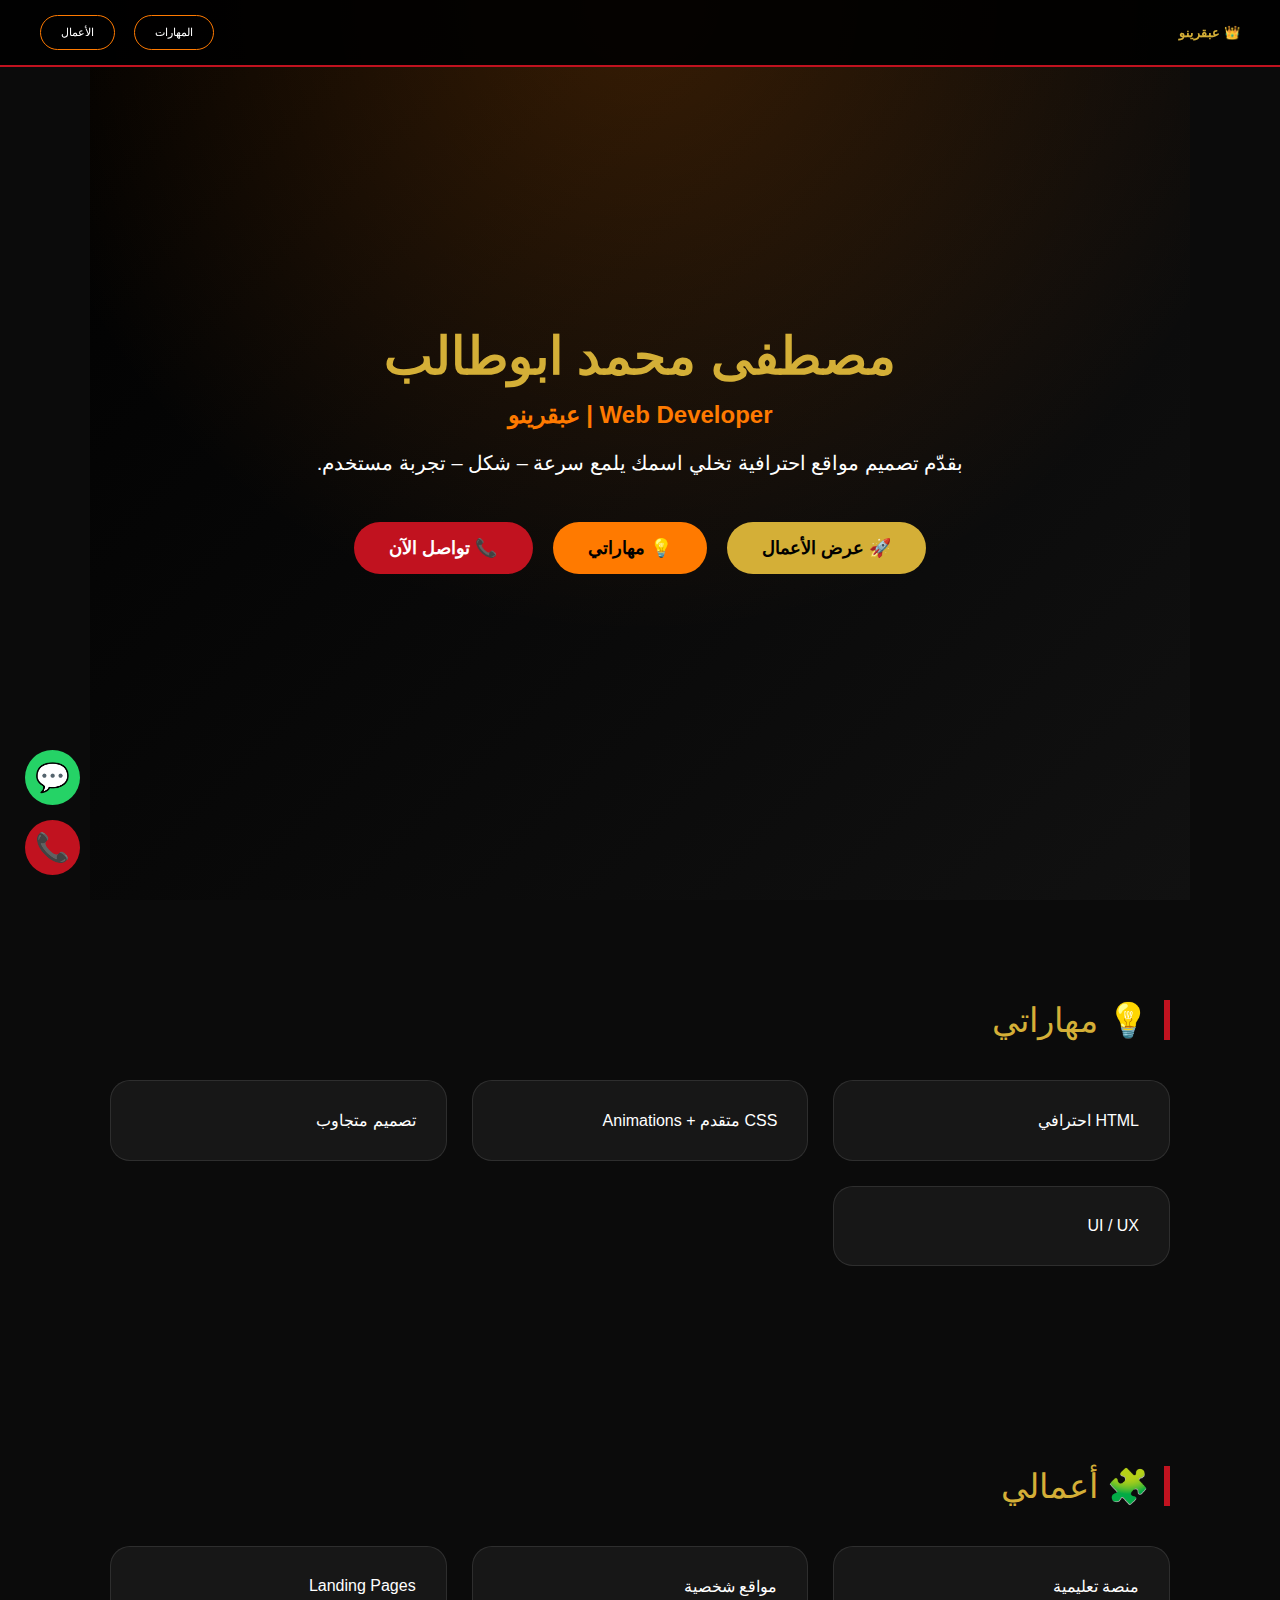
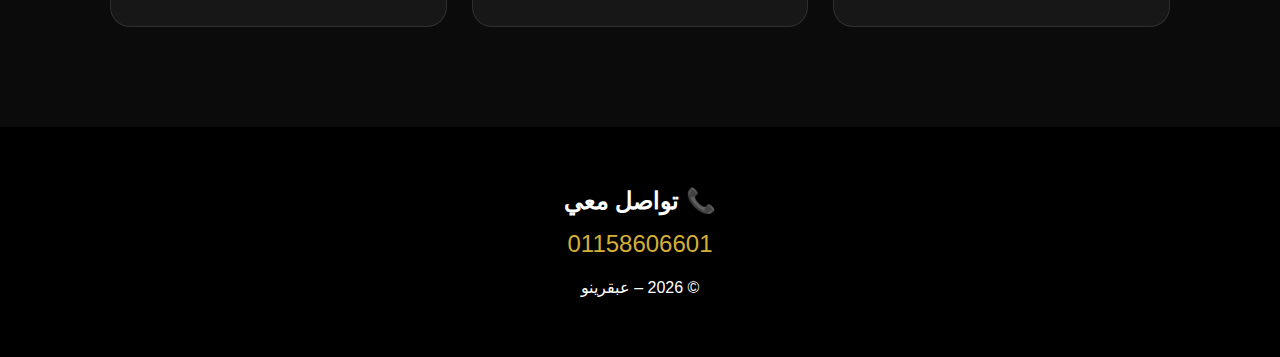
<file: index.html>
<!DOCTYPE html>
<html lang="ar">
<head>
<meta charset="UTF-8">
<meta name="viewport" content="width=device-width, initial-scale=1.0">
<title>عبقرينو | مصطفى محمد مصطفى</title>

<style>
    nav {
    display: flex;
    justify-content: space-between; /* توزيع اللوجو يمين واللينكات شمال */
    align-items: center;
    padding: 5px 2%; /* padding صغير جداً لتقليل ارتفاع الـ header */
    background-color: #000;
    direction: rtl;
    width: 100%;
    box-sizing: border-box;
    min-height: 50px; /* تحديد ارتفاع صغير ثابت للـ header */
}

.logo {
    color: #ffcc00;
    font-size: 14px; /* حجم ثابت صغير للوجو */
    font-weight: bold;
    flex-shrink: 0; /* ممنوع اللوجو يصغر أو ينضغط */
    margin-left: 10px;
}

.nav-links {
    display: flex;
    gap: 4px; /* مسافة شعرة بين الأزرار */
    flex-shrink: 1; /* السماح لللينكات بالانضغاط لتناسب الشاشة */
}

.nav-links a {
    text-decoration: none;
    color: white;
    padding: 4px 6px; /* تقليل الحشو الداخلي للأزرار جداً */
    border: 1px solid #ffaa00;
    border-radius: 10px;
    font-size: 11px; /* خط صغير جداً ليناسب الموبايلات النحيفة */
    white-space: nowrap; /* ممنوع الكلمة تنزل سطر جديد */
}
:root{
    --black:#0b0b0b;
    --white:#ffffff;
    --red:#c1121f;
    --orange:#ff7a00;
    --gold:#d4af37;
}

*{
    margin:0;
    padding:0;
    box-sizing:border-box;
    scroll-behavior:smooth;
}

body{
    font-family:Tahoma, Arial;
    background:var(--black);
    color:var(--white);
    direction:rtl;
}

/* ===== NAVBAR ===== */
nav{
    position:fixed;
    top:0;
    width:100%;
    z-index:1000;
    background:rgba(0,0,0,.9);
    display:flex;
    justify-content:space-between;
    align-items:center;
    padding:15px 40px;
    border-bottom:2px solid var(--red);
}

.logo{
    color:var(--gold);
    font-size:13px;
    font-weight:bold;
}

.nav-links a{
    margin-right:15px;
    text-decoration:none;
    color:var(--white);
    padding:10px 20px;
    border-radius:30px;
    border:1px solid var(--orange);
    transition:.3s;
}

.nav-links a:hover{
    background:var(--orange);
    color:#000;
}

/* ===== HERO ===== */
.hero{
    min-height:100vh;
    display:flex;
    align-items:center;
    justify-content:center;
    text-align:center;
    position:relative;
    overflow:hidden;
    background:
      radial-gradient(circle at top, rgba(255,122,0,.2), transparent 60%),
      linear-gradient(135deg, #000, #111);
}

.hero-content{
    z-index:2;
    animation:fadeUp 1.2s ease;
}

.hero h1{
    font-size:52px;
    color:var(--gold);
}

.hero h2{
    color:var(--orange);
    margin:15px 0;
}

.hero p{
    max-width:650px;
    margin:auto;
    font-size:20px;
    line-height:1.9;
}
 
.hero-buttons{
    margin-top:40px;
    display:flex;
    gap:20px;
    justify-content:center;
    flex-wrap:wrap;
}
 
.btn{
    padding:15px 35px;
    border-radius:40px;
    font-size:18px;
    text-decoration:none;
    font-weight:bold;
    color:#000;
    transition:.4s;
    position:relative;
}

.btn:hover{
    transform:scale(1.15);
    box-shadow:0 0 25px rgba(255,165,0,.7);
}

.gold{background:var(--gold)}
.orange{background:var(--orange)}
.red{background:var(--red); color:#fff}

/* ===== SECTIONS ===== */
section{
    padding:100px 20px;
    max-width:1100px;
    margin:auto;
}

.title{
    font-size:34px;
    margin-bottom:40px;
    border-right:6px solid var(--red);
    padding-right:15px;
    color:var(--gold);
}

/* ===== CARDS ===== */
.grid{
    display:grid;
    grid-template-columns:repeat(auto-fit,minmax(260px,1fr));
    gap:25px;
}

.card{
    background:rgba(255,255,255,.05);
    padding:30px;
    border-radius:20px;
    border:1px solid rgba(255,255,255,.1);
    transition:.4s;
    position:relative;
}

.card:hover{
    transform:translateY(-15px);
    border-color:var(--orange);
    background:rgba(255,255,255,.1);
}

/* ===== FOOTER ===== */
footer{
    background:#000;
    text-align:center;
    padding:60px 20px;
}

footer .number{
    color:var(--gold);
    font-size:24px;
    margin-top:15px;
}

/* ===== FLOATING ===== */
.floating{
    position:fixed;
    bottom:25px;
    left:25px;
    display:flex;
    flex-direction:column;
    gap:15px;
}
.call2{
    color:var(--gold);
    text-decoration:none;
    font-size:24px;

}
.floating a{
    width:55px;
    height:55px;
    border-radius:50%;
    display:flex;
    align-items:center;
    justify-content:center;
    font-size:28px;
    color:#fff;
    text-decoration:none;
    transition:.3s;
}

.whatsapp{background:#25d366}
.call{background:var(--red)}

.floating a:hover{
    transform:scale(1.2) rotate(8deg);
}

/* ===== ANIMATION ===== */
@keyframes fadeUp{
    from{opacity:0; transform:translateY(40px)}
    to{opacity:1; transform:none}
}
</style>
</head>

<body>

<nav>
    <div class="logo">👑 عبقرينو</div>
    <div class="nav-links">
        <a href="#skills">المهارات</a>
        <a href="index2.html">الأعمال</a>
     </div>
</nav>

<section class="hero">
    <div class="hero-content">
        <h1>مصطفى محمد  ابوطالب</h1>
        <h2>Web Developer | عبقرينو</h2>
        <p>
            بقدّم تصميم مواقع احترافية تخلي اسمك يلمع  
            سرعة – شكل – تجربة مستخدم.
        </p>

        <div class="hero-buttons">
            <a href="index2.html" class="btn gold">🚀 عرض الأعمال</a>
            <a href="#skills" class="btn orange">💡 مهاراتي</a>
            <a href="#contact" class="btn red">📞 تواصل الآن</a>
        </div>
    </div>
</section>

<section id="skills">
    <div class="title">💡 مهاراتي</div>
    <div class="grid">
        <div class="card">HTML احترافي</div>
        <div class="card">CSS متقدم + Animations</div>
        <div class="card">تصميم متجاوب</div>
        <div class="card">UI / UX</div>
    </div>
</section>

<section id="projects">
    <div class="title">🧩 أعمالي</div>
    <div class="grid">
        <div class="card"><a href="https://mostafa7html7-pixel.github.io/Mostafa_Abu/"  style="color:inherit; text-decoration:none;" > منصة تعليمية </a>  </div>
        <div class="card"><a href="index4.html" style="color:inherit; text-decoration:none;">مواقع شخصية</a></div>
        <div class="card"><a href="index5.html" style="color:inherit; text-decoration:none;">Landing Pages</a></div>
    </div>
</section>

<footer id="contact">
    <h2>📞 تواصل معي</h2>
    <div class="number">  <a class="call2" href="tel:01158606601">01158606601</a></div>
    <p style="margin-top:20px;">© 2026 – عبقرينو</p>
</footer>

<div class="floating">
    <a class="whatsapp" href="https://wa.me/201158606601" target="_blank">💬</a>
    <a class="call" href="tel:01158606601">📞</a>
</div>

</body>
</html>
</file>
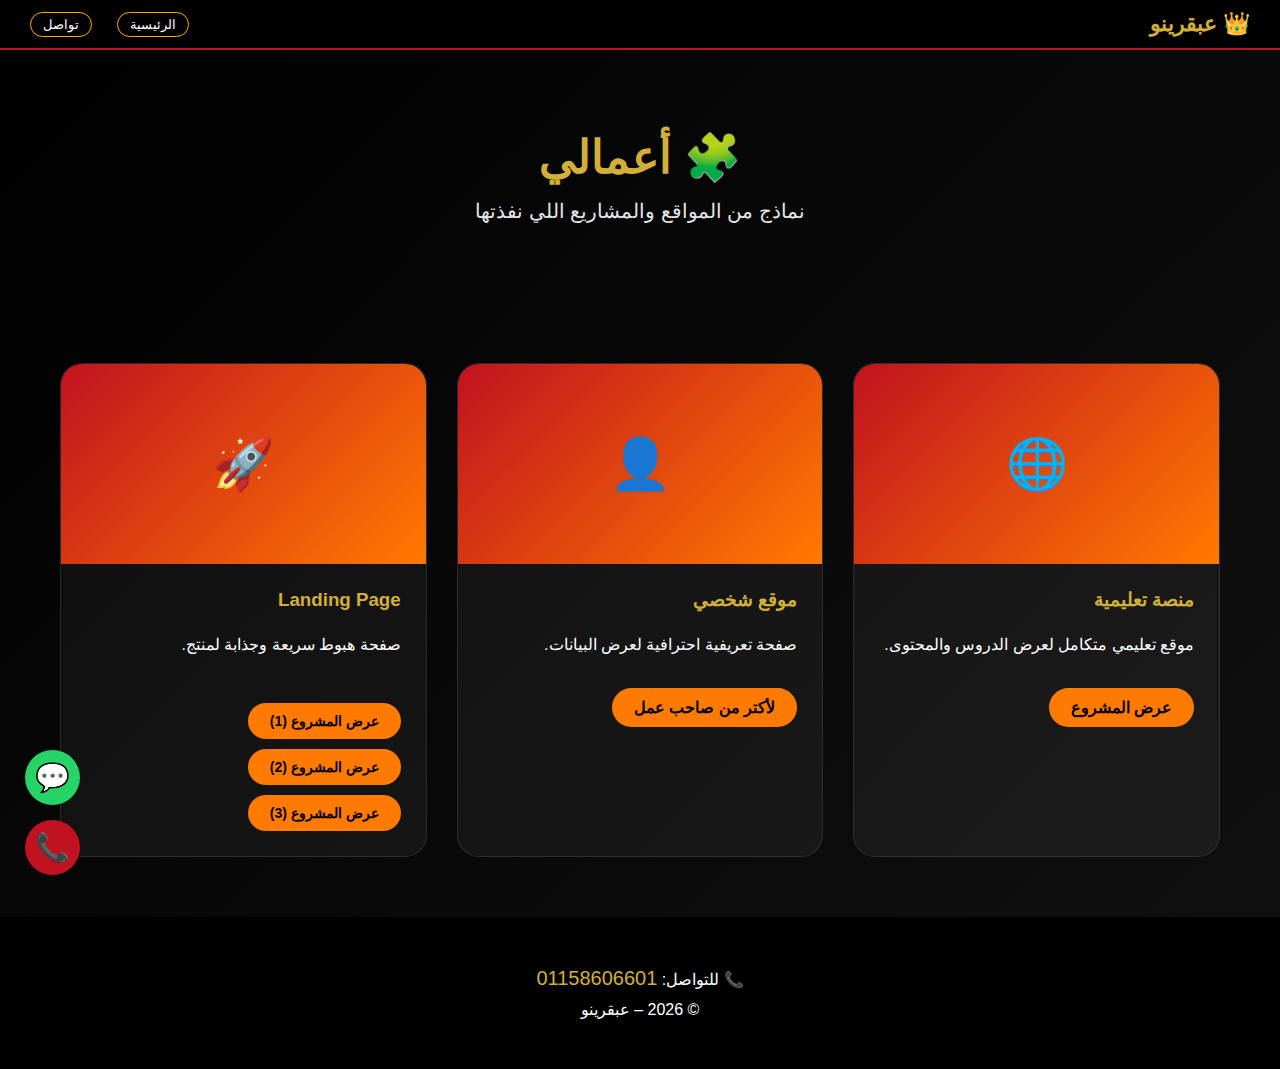
<file: index2.html>
<!DOCTYPE html>
<html lang="ar">
<head>
<meta charset="UTF-8">
<meta name="viewport" content="width=device-width, initial-scale=1.0">
<title>أعمالي | عبقرينو</title>

<style>
    /* تنسيق الحاوية الأساسية للمحتوى */
.project-content {
    display: flex;
    flex-direction: column;
    align-items: flex-start; /* محاذاة العناصر لليمين بما أن اللغة عربية */
    gap: 10px;
}

/* تنسيق حاوية الأزرار لمنع التداخل */
.project-links {
    display: flex;
    flex-wrap: wrap; /* للسماح للأزرار بالنزول لسطر جديد في الشاشات الصغيرة */
    gap: 10px;      /* مسافة بين الزرين */
    margin-top: 15px;
}

/* تنسيق الأزرار */
.btn {
    display: inline-block;
    padding: 10px 20px;
    background-color: #ff8c00; /* اللون البرتقالي الظاهر في الصورة */
    color: #fff;
    text-decoration: none;
    border-radius: 25px;       /* جعل الحواف دائرية كما في الصورة */
    font-size: 14px;
    white-space: nowrap;       /* منع النص من الانقسام لسطرين داخل الزر */
    transition: background 0.3s;
}

.btn:hover {
    background-color: #e67e00;
}
    nav {
    display: flex;
    justify-content: space-between;
    align-items: center;
    padding: 5px 15px; /* تقليل الارتفاع جداً */
    background-color: #000;
    direction: rtl;
    width: 100%;
    box-sizing: border-box;
    height: 50px; /* توحيد الطول في كل الصفحات */
}

.logo {
    color: #ffcc00;
    font-size: 16px;
    font-weight: bold;
    white-space: nowrap;
}

.nav-links {
    display: flex;
    gap: 10px; /* مسافة ثابتة تمنع التداخل */
}

.nav-links a {
    text-decoration: none;
    color: white;
    padding: 4px 12px;
    border: 1px solid #ffaa00;
    border-radius: 15px;
    font-size: 13px;
    white-space: nowrap; /* مستحيل الكلام يركب فوق بعضه */
}
:root{
    --black:#0b0b0b;
    --white:#ffffff;
    --red:#c1121f;
    --orange:#ff7a00;
    --gold:#d4af37;
}

*{
    margin:0;
    padding:0;
    box-sizing:border-box;
}

body{
    font-family:Tahoma, Arial;
    background:linear-gradient(135deg,#000,#111);
    color:var(--white);
    direction:rtl;
}

/* ===== NAV ===== */
nav{
    position:sticky;
    top:0;
    background:#000;
    padding:15px 30px;
    display:flex;
    justify-content:space-between;
    align-items:center;
    border-bottom:2px solid var(--red);
    z-index:100;
}

nav a{
    text-decoration:none;
    color:var(--white);
    margin-right:15px;
    padding:8px 18px;
    border-radius:25px;
    border:1px solid var(--orange);
    transition:.3s;
}

nav a:hover{
    background:var(--orange);
    color:#000;
}

.logo{
    color:var(--gold);
    font-size:22px;
    font-weight:bold;
}

/* ===== HEADER ===== */
.header{
    text-align:center;
    padding:80px 20px;
}

.header h1{
    font-size:46px;
    color:var(--gold);
}

.header p{
    margin-top:15px;
    font-size:20px;
    opacity:.9;
}

/* ===== PROJECTS ===== */
.projects{
    max-width:1200px;
    margin:auto;
    padding:60px 20px;
    display:grid;
    grid-template-columns:repeat(auto-fit,minmax(300px,1fr));
    gap:30px;
}

.project{
    background:rgba(255,255,255,.05);
    border-radius:22px;
    overflow:hidden;
    border:1px solid rgba(255,255,255,.1);
    transition:.4s;
}

.project:hover{
    transform:translateY(-15px);
    border-color:var(--orange);
}

.project-img{
    height:200px;
    background:linear-gradient(135deg,var(--red),var(--orange));
    display:flex;
    align-items:center;
    justify-content:center;
    font-size:50px;
}

.project-content{
    padding:25px;
}

.project-content h3{
    color:var(--gold);
    margin-bottom:10px;
}

.project-content p{
    line-height:1.7;
    margin-bottom:20px;
}

.project-content a{
    text-decoration:none;
    padding:10px 22px;
    border-radius:25px;
    background:var(--orange);
    color:#000;
    font-weight:bold;
    transition:.3s;
}

.project-content a:hover{
    background:var(--gold);
}

/* ===== FOOTER ===== */
footer{
    text-align:center;
    padding:50px 20px;
    background:#000;
}

footer span{
    color:var(--gold);
    font-size:20px;
}

/* ===== FLOATING ===== */
.floating{
    position:fixed;
    bottom:25px;
    left:25px;
    display:flex;
    flex-direction:column;
    gap:15px;
}

.floating a{
    width:55px;
    height:55px;
    border-radius:50%;
    display:flex;
    align-items:center;
    justify-content:center;
    font-size:28px;
    color:#fff;
    text-decoration:none;
    transition:.3s;
}

.whatsapp{background:#25d366}
.call{background:var(--red)}

.floating a:hover{
    transform:scale(1.2);
}
</style>
</head>

<body>

<nav>
    <div class="logo">👑 عبقرينو</div>
    <div class="nav-links"> <a href="index.html">الرئيسية</a>
        <a href="tel:01158606601">تواصل</a>
    </div>
</nav>

<div class="header">
    <h1>🧩 أعمالي</h1>
    <p>نماذج من المواقع والمشاريع اللي نفذتها</p>
</div>

<section class="projects">

    <div class="project">
        <div class="project-img">🌐</div>
        <div class="project-content">
            <h3>منصة تعليمية</h3>
            <p>موقع تعليمي متكامل لعرض الدروس والمحتوى.</p>
            <a href="https://mostafa7html7-pixel.github.io/Mostafa_Abu/">عرض المشروع</a>
        </div>
    </div>

    <div class="project">
        <div class="project-img">👤</div>
        <div class="project-content">
            <h3>موقع شخصي</h3>
            <p>صفحة تعريفية احترافية لعرض البيانات.</p>
            <a href="index4.html"> لأكتر من صاحب عمل  </a>
        </div>
    </div>

 <div class="project">
    <div class="project-img">🚀</div>
    <div class="project-content">
        <h3>Landing Page</h3>
        <p>صفحة هبوط سريعة وجذابة لمنتج.</p>
        <div class="project-links"> <a href="index4.html" class="btn">عرض المشروع (1)</a>
            <a href="index5.html" class="btn">عرض المشروع (2)</a>
                <a href="index3.html" class="btn">عرض المشروع (3)</a>
        </div>
    </div>
</div>
</section>

<footer id="contact">
    <p>📞 للتواصل: <span>01158606601</span></p>
    <p style="margin-top:10px;">© 2026 – عبقرينو</p>
</footer>

<div class="floating">
    <a class="whatsapp" href="https://wa.me/201158606601" target="_blank">💬</a>
    <a class="call" href="tel:01158606601">📞</a>
</div>

</body>
</html>
</file>
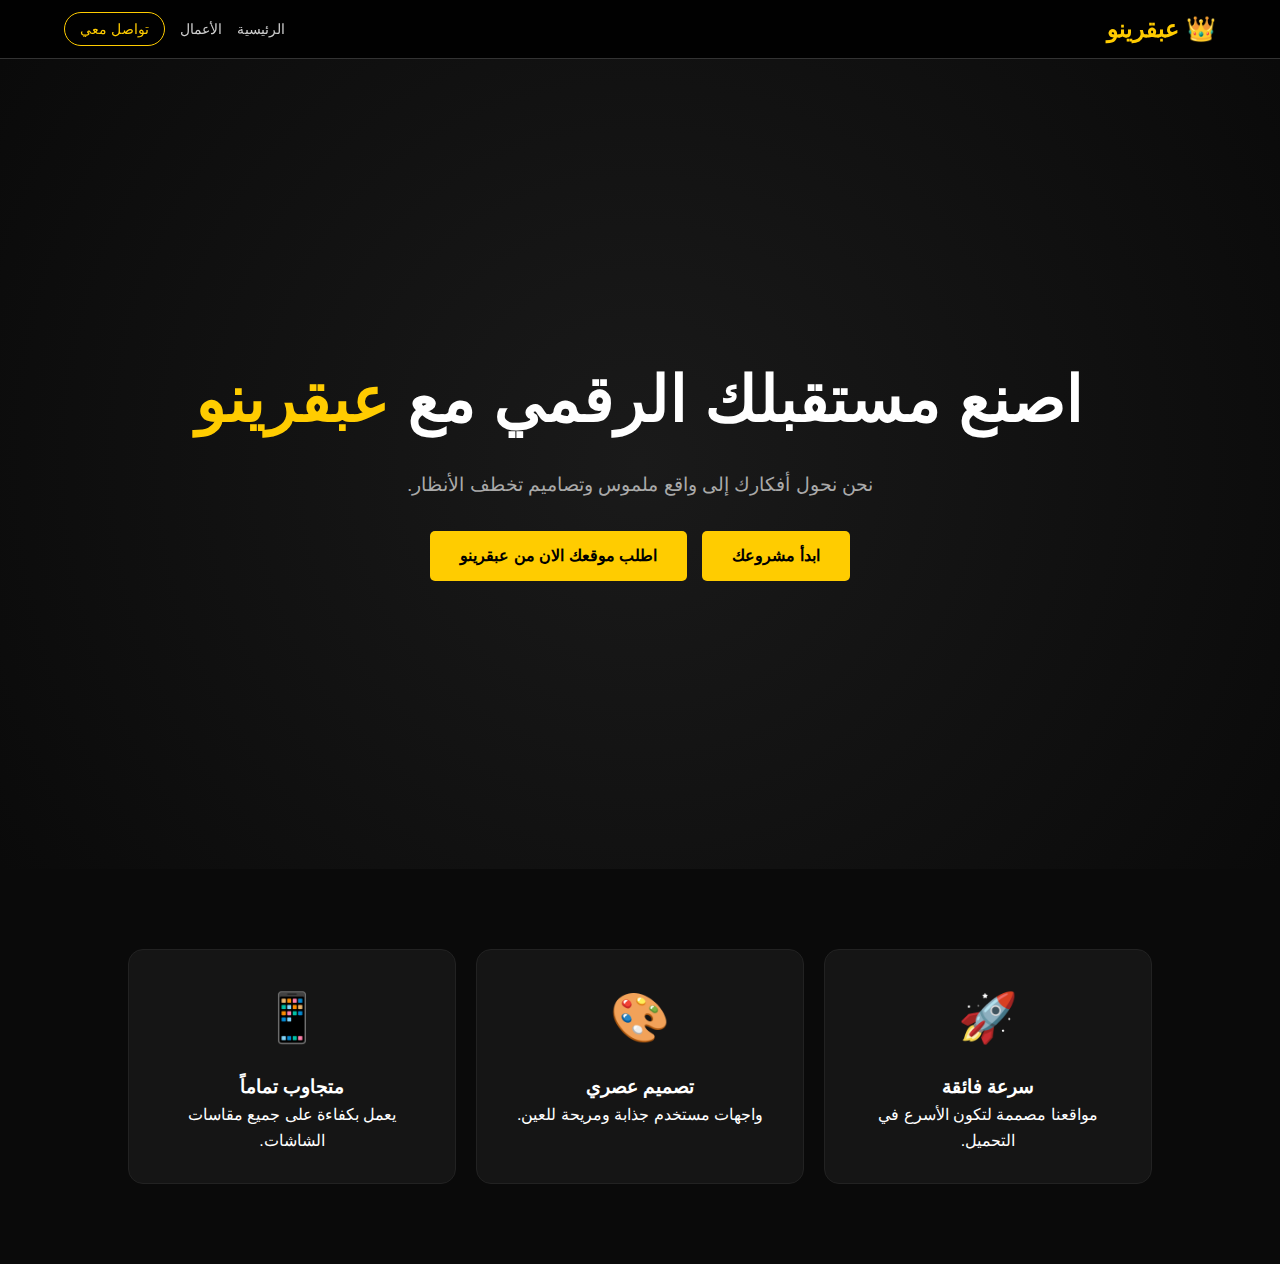
<file: index3.html>
<!DOCTYPE html>
<html lang="ar" dir="rtl">
<head>
    <meta charset="UTF-8">
    <meta name="viewport" content="width=device-width, initial-scale=1.0">
    <title>عبقرينو | الإبداع الرقمي</title>
    <link rel="stylesheet" href="style3.css">
</head>
<body>

    <nav>
        <div class="logo">👑 عبقرينو</div>
        <div class="nav-links">
            <a href="index.html">الرئيسية</a>
            <a href="index2.html">الأعمال</a>
            <a  href="https://wa.me/201158606601" class="btn-contact">تواصل معي</a>
        </div>
    </nav>

    <header class="hero">
        <div class="hero-content">
            <h1>اصنع مستقبلك الرقمي مع <span class="highlight">عبقرينو</span></h1>
            <p>نحن نحول أفكارك إلى واقع ملموس وتصاميم تخطف الأنظار.</p>
            <div class="hero-btns">
                <a  href="https://wa.me/201158606601" class="main-btn">ابدأ مشروعك</a>
                <a  href="https://wa.me/201158606601" target="_blank" class="main-btn">  اطلب موقعك الان من عبقرينو</a>
            </div>
        </div>
    </header>

    <section class="features">
        <div class="feature-card">
            <div class="icon">🚀</div>
            <h3>سرعة فائقة</h3>
            <p>مواقعنا مصممة لتكون الأسرع في التحميل.</p>
        </div>
        <div class="feature-card">
            <div class="icon">🎨</div>
            <h3>تصميم عصري</h3>
            <p>واجهات مستخدم جذابة ومريحة للعين.</p>
        </div>
        <div class="feature-card">
            <div class="icon">📱</div>
            <h3>متجاوب تماماً</h3>
            <p>يعمل بكفاءة على جميع مقاسات الشاشات.</p>
        </div>
    </section>

</body>
</html>
</file>
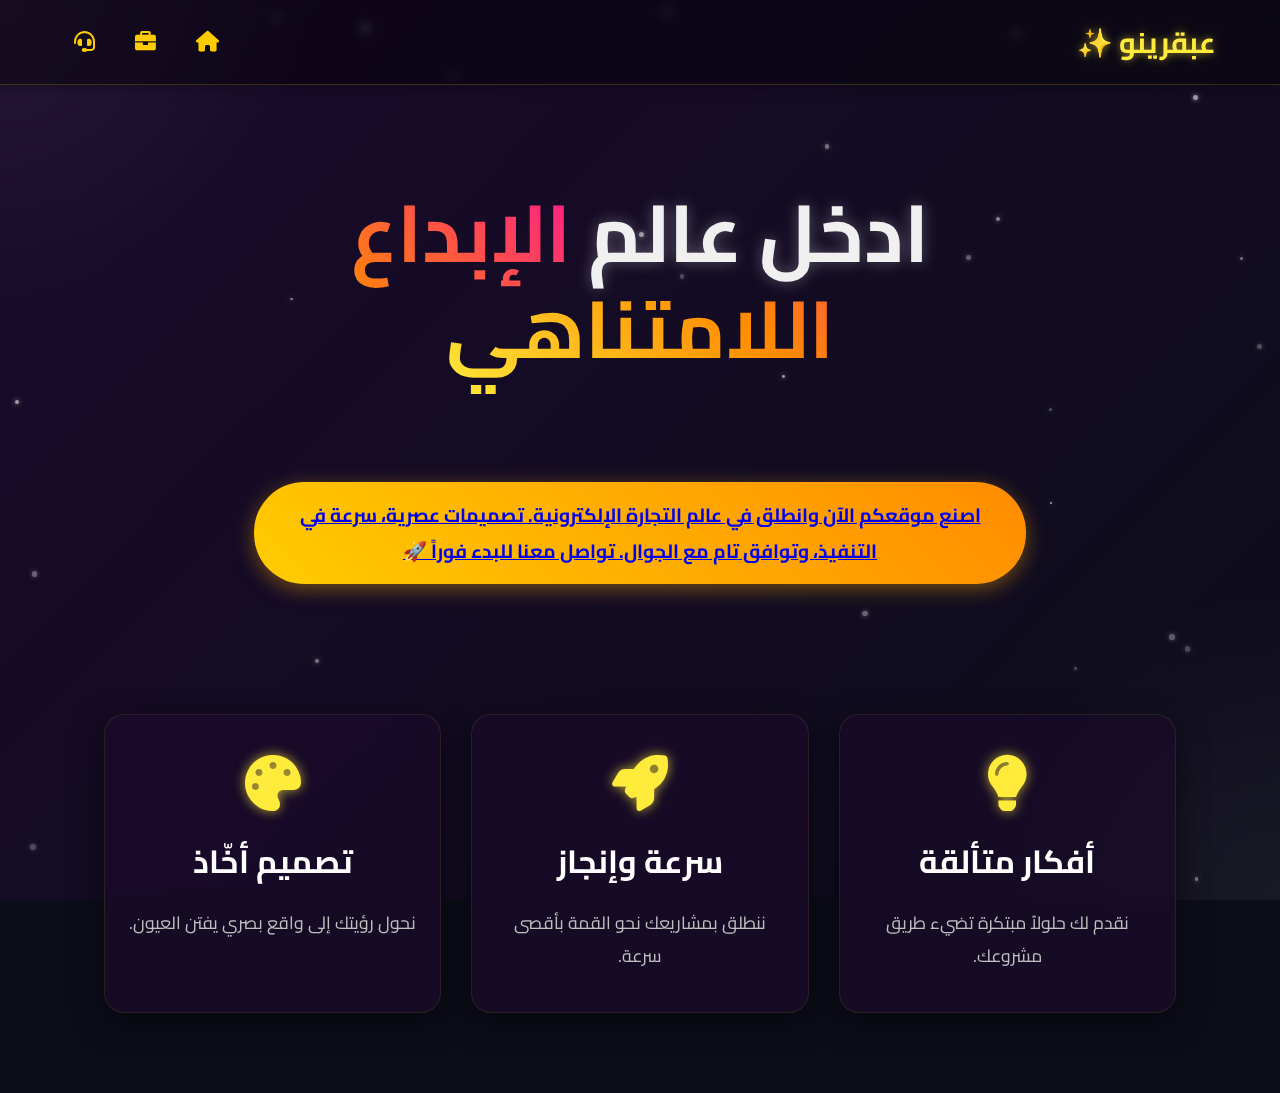
<file: index4.html>
<!DOCTYPE html>
<html lang="ar" dir="rtl">
<head>
    <meta charset="UTF-8">
    <meta name="viewport" content="width=device-width, initial-scale=1.0">
    <title>بوابة عبقرينو | تجربة بصرية فريدة</title>
    <link rel="stylesheet" href="style4.css">
    <link rel="stylesheet" href="https://cdnjs.cloudflare.com/ajax/libs/font-awesome/6.0.0-beta3/css/all.min.css">
</head>
<body>

    <div class="background-animation"></div> <nav>
        <div class="logo">عبقرينو ✨</div>
        <div class="nav-links">
            <a href="index.html" aria-label="الرئيسية"><i class="fas fa-home"></i></a>
            <a href="index2.html" aria-label="الأعمال"><i class="fas fa-briefcase"></i></a>
            <a href="https://wa.me/201158606601" aria-label="تواصل"><i class="fas fa-headset"></i></a>
        </div>
    </nav>

    <main class="content-wrapper">
        <section class="hero-section">
            <h1 class="hero-title">ادخل عالم <span class="gradient-text">الإبداع اللامتناهي</span></h1>
            <p class="hero-subtitle" >استكشف تجربة بصرية ساحرة تأخذك إلى أبعاد أخرى.</p>
            <button   class="explore-btn"><a  href="https://wa.me/201158606601"> اصنع موقعكم الآن وانطلق في عالم التجارة الإلكترونية. تصميمات عصرية، سرعة في التنفيذ، وتوافق تام مع الجوال. تواصل معنا للبدء فوراً   🚀</a></button>
        </section>

        <section class="feature-showcase">
            <div class="showcase-card">
                <i class="fas fa-lightbulb icon-effect"></i>
                <h2>أفكار متألقة</h2>
                <p>نقدم لك حلولاً مبتكرة تضيء طريق مشروعك.</p>
            </div>
            <div class="showcase-card">
                <i class="fas fa-rocket icon-effect"></i>
                <h2>سرعة وإنجاز</h2>
                <p>ننطلق بمشاريعك نحو القمة بأقصى سرعة.</p>
            </div>
            <div class="showcase-card">
                <i class="fas fa-palette icon-effect"></i>
                <h2>تصميم أخّاذ</h2>
                <p>نحول رؤيتك إلى واقع بصري يفتن العيون.</p>
            </div>
        </section>
    </main>

    <script src="script.js"></script>
</body>
</html>
</file>
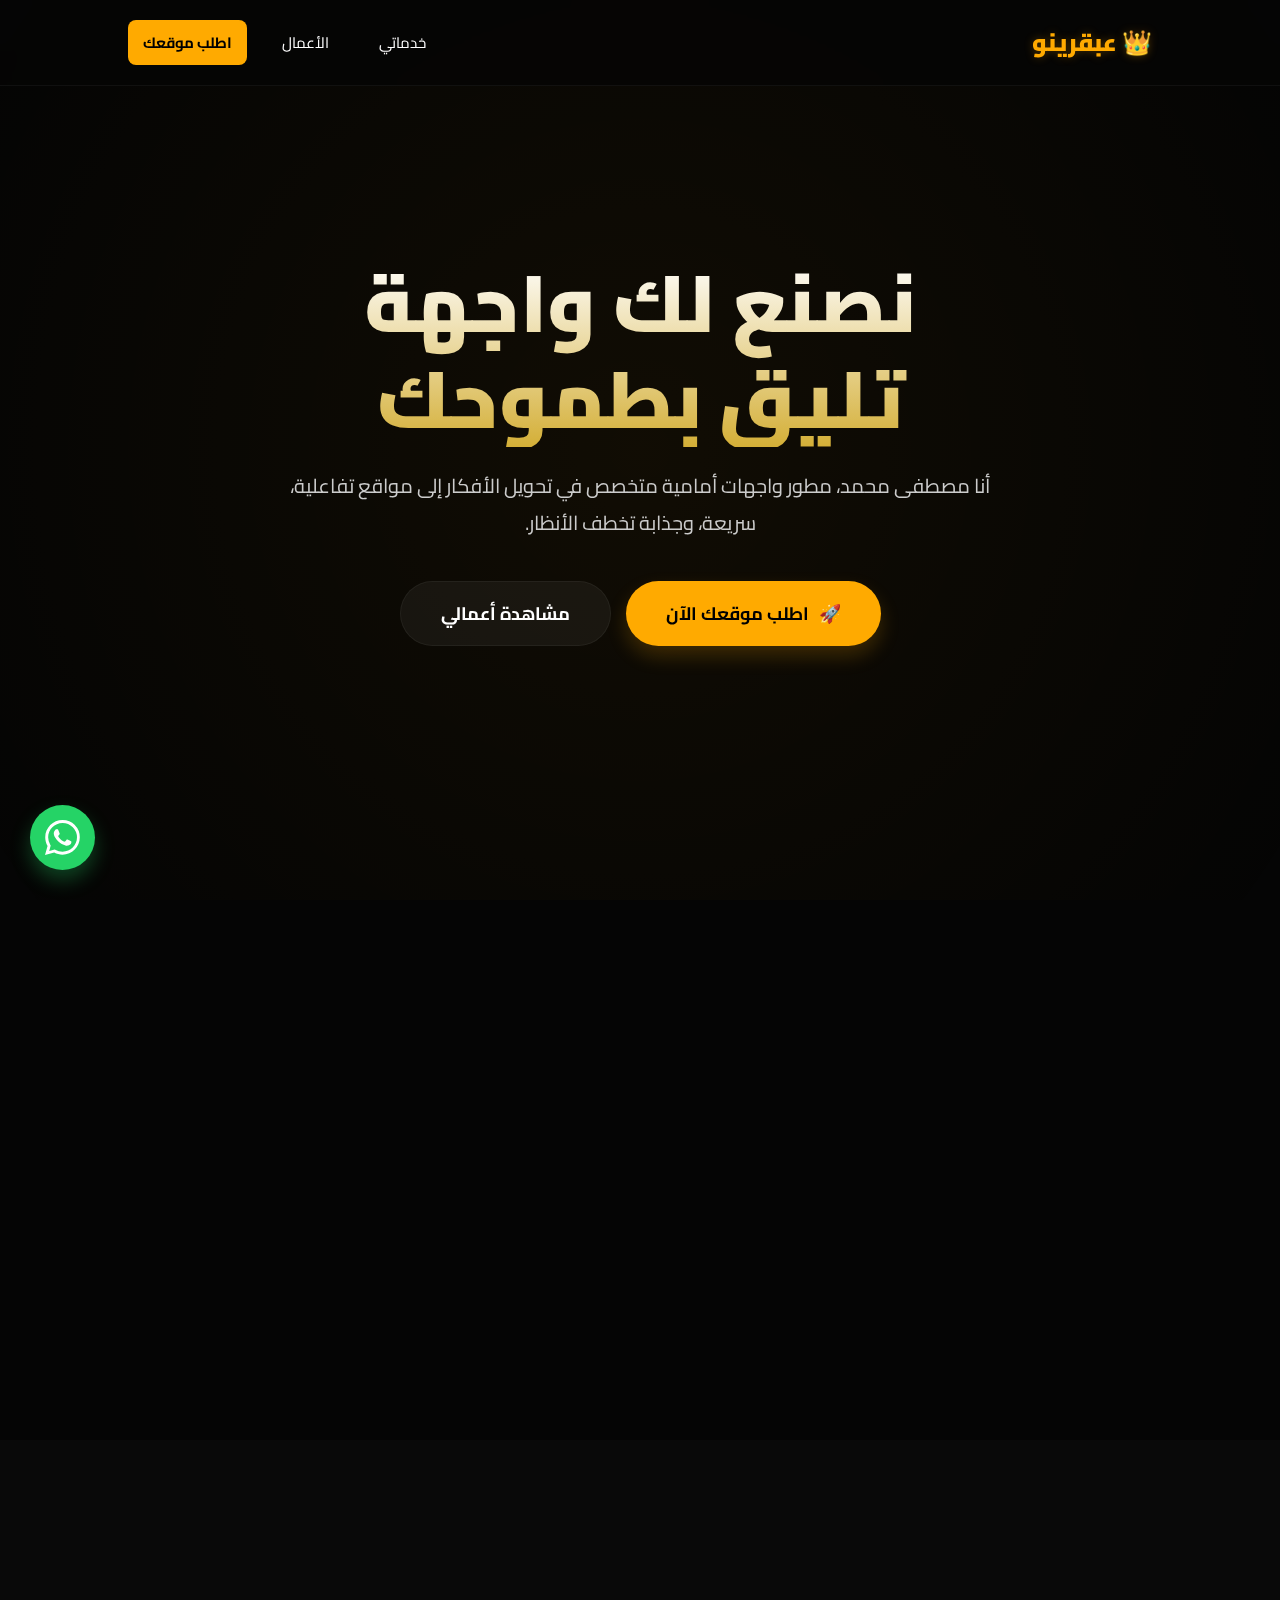
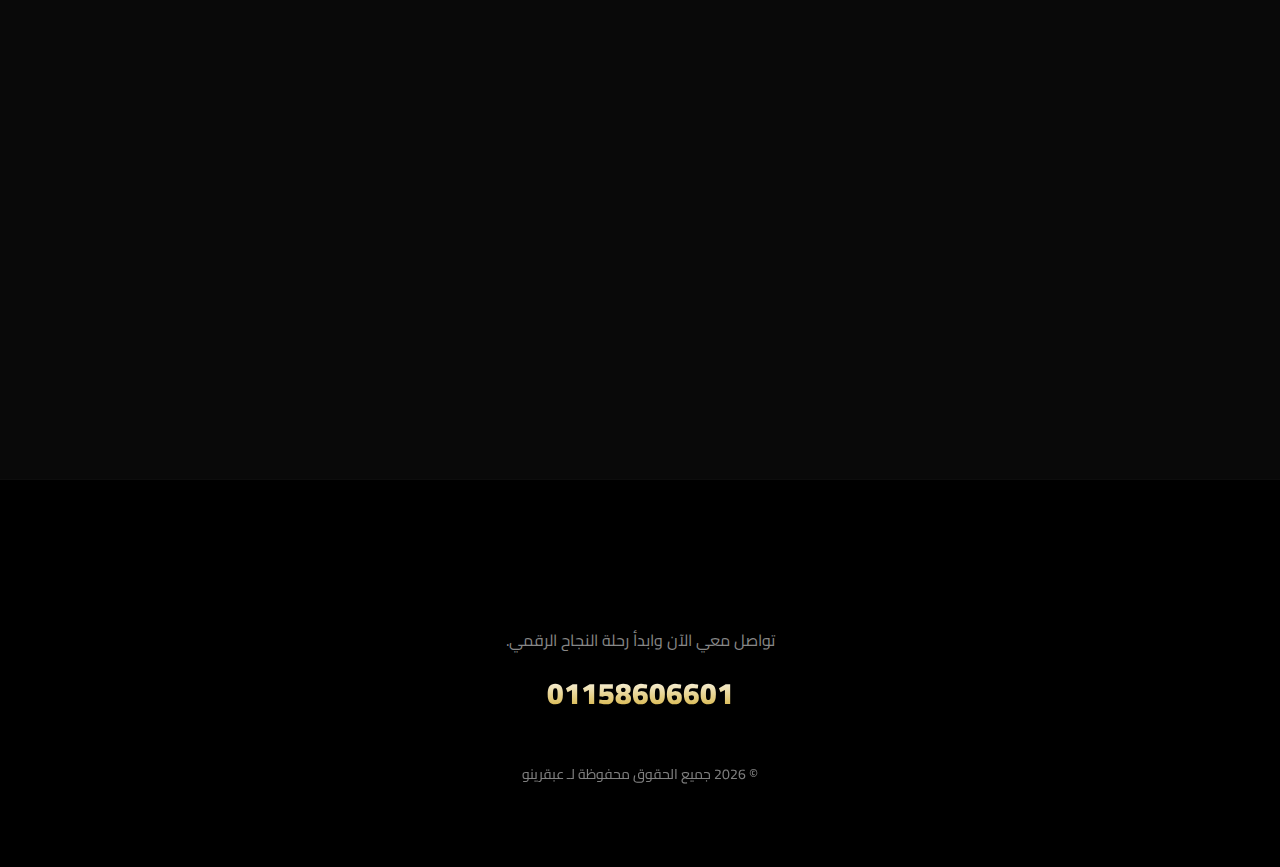
<file: index5.html>
<!DOCTYPE html>
<html lang="ar" dir="rtl">
<head>
    <meta charset="UTF-8">
    <meta name="viewport" content="width=device-width, initial-scale=1.0">
    <title>عبقرينو | تطوير واجهات المستخدم الاحترافية</title>
    
    <link href="https://fonts.googleapis.com/css2?family=Cairo:wght@400;700;900&display=swap" rel="stylesheet">
    <link href="https://unpkg.com/aos@2.3.1/dist/aos.css" rel="stylesheet">

    <style>
        :root {
            --primary: #ffaa00;
            --secondary: #d4af37;
            --accent: #c1121f;
            --dark: #050505;
            --card-bg: rgba(255, 255, 255, 0.03);
            --glass: rgba(255, 255, 255, 0.05);
        }

        * {
            margin: 0;
            padding: 0;
            box-sizing: border-box;
            font-family: 'Cairo', sans-serif;
            scroll-behavior: smooth;
        }

        body {
            background-color: var(--dark);
            color: #fff;
            overflow-x: hidden;
        }

        /* خلفية متحركة خفيفة */
        body::before {
            content: "";
            position: fixed;
            top: 0; left: 0; width: 100%; height: 100%;
            background: radial-gradient(circle at 50% 50%, rgba(255, 170, 0, 0.05), transparent);
            z-index: -1;
        }

        /* ===== Header & Nav ===== */
        nav {
            position: fixed;
            top: 0;
            width: 100%;
            padding: 20px 10%;
            display: flex;
            justify-content: space-between;
            align-items: center;
            z-index: 1000;
            background: rgba(5, 5, 5, 0.8);
            backdrop-filter: blur(10px);
            border-bottom: 1px solid var(--glass);
        }

        .logo {
            font-size: 24px;
            font-weight: 900;
            color: var(--primary);
            text-shadow: 0 0 10px rgba(255, 170, 0, 0.3);
        }

        .nav-links {
            display: flex;
            gap: 20px;
        }

        .nav-links a {
            color: #fff;
            text-decoration: none;
            font-size: 15px;
            transition: 0.3s;
            padding: 8px 15px;
            border-radius: 8px;
        }

        .nav-links a:hover {
            background: var(--glass);
            color: var(--primary);
        }

        /* ===== Hero Section ===== */
        .hero {
            height: 100vh;
            display: flex;
            align-items: center;
            justify-content: center;
            text-align: center;
            padding: 0 20px;
        }

        .hero-h1 {
            font-size: clamp(40px, 8vw, 80px);
            font-weight: 900;
            background: linear-gradient(to bottom, #fff, var(--secondary));
            -webkit-background-clip: text;
            background-clip: text;
            -webkit-text-fill-color: transparent;
            line-height: 1.2;
        }

        .hero-p {
            font-size: 20px;
            color: #ccc;
            margin: 20px auto;
            max-width: 700px;
        }

        .cta-group {
            margin-top: 40px;
            display: flex;
            gap: 15px;
            justify-content: center;
            flex-wrap: wrap;
        }

        /* الأزرار الاحترافية */
        .main-btn {
            padding: 15px 40px;
            border-radius: 50px;
            text-decoration: none;
            font-weight: bold;
            font-size: 18px;
            transition: 0.4s;
            display: flex;
            align-items: center;
            gap: 10px;
        }

        .btn-primary {
            background: var(--primary);
            color: #000;
            box-shadow: 0 10px 20px rgba(255, 170, 0, 0.2);
        }

        .btn-primary:hover {
            transform: translateY(-5px);
            box-shadow: 0 15px 30px rgba(255, 170, 0, 0.4);
        }

        .btn-outline {
            border: 1px solid var(--glass);
            color: #fff;
            background: var(--glass);
        }

        .btn-outline:hover {
            background: #fff;
            color: #000;
        }

        /* ===== Sections General ===== */
        section {
            padding: 100px 10%;
        }

        .section-title {
            font-size: 35px;
            margin-bottom: 50px;
            position: relative;
            display: inline-block;
        }

        .section-title::after {
            content: "";
            position: absolute;
            bottom: -10px; right: 0;
            width: 50px; height: 4px;
            background: var(--accent);
        }

        /* ===== Cards Grid ===== */
        .grid {
            display: grid;
            grid-template-columns: repeat(auto-fit, minmax(300px, 1fr));
            gap: 30px;
        }

        .card {
            background: var(--card-bg);
            padding: 40px;
            border-radius: 24px;
            border: 1px solid var(--glass);
            transition: 0.4s;
            cursor: default;
        }

        .card:hover {
            background: rgba(255, 255, 255, 0.07);
            border-color: var(--primary);
            transform: translateY(-10px);
        }

        .card h3 {
            color: var(--primary);
            margin-bottom: 15px;
            font-size: 24px;
        }

        .card p {
            color: #aaa;
            line-height: 1.7;
        }

        /* ===== Floating WhatsApp ===== */
        .whatsapp-float {
            position: fixed;
            bottom: 30px;
            left: 30px;
            width: 65px;
            height: 65px;
            background: #25d366;
            color: white;
            border-radius: 50%;
            display: flex;
            align-items: center;
            justify-content: center;
            font-size: 30px;
            text-decoration: none;
            box-shadow: 0 10px 20px rgba(37, 211, 102, 0.3);
            z-index: 2000;
            transition: 0.3s;
        }

        .whatsapp-float:hover {
            transform: scale(1.1) rotate(10deg);
        }

        /* ===== Footer ===== */
        footer {
            padding: 80px 10%;
            background: #000;
            border-top: 1px solid var(--glass);
            text-align: center;
        }

        @media (max-width: 768px) {
            .nav-links { display: none; }
            .hero-h1 { font-size: 45px; }
        }
    </style>
</head>
<body>

    <nav>
        <div class="logo">👑 عبقرينو</div>
        <div class="nav-links">
            <a href="#services">خدماتي</a>
            <a href="#projects">الأعمال</a>
            <a href="https://wa.me/201158606601" style="background: var(--primary); color: #000; font-weight: bold;">اطلب موقعك</a>
        </div>
    </nav>

    <section class="hero">
        <div class="hero-content" data-aos="zoom-in">
            <h1 class="hero-h1">نصنع لك واجهة <br> تليق بطموحك</h1>
            <p class="hero-p">أنا مصطفى محمد، مطور واجهات أمامية متخصص في تحويل الأفكار إلى مواقع تفاعلية، سريعة، وجذابة تخطف الأنظار.</p>
            <div class="cta-group">
                <a href="https://wa.me/201158606601?text=أهلاً عبقرينو، أريد الاستفسار عن خدمة صنع موقع" class="main-btn btn-primary">
                    <span>🚀</span> اطلب موقعك الآن
                </a>
                <a href="#projects" class="main-btn btn-outline">مشاهدة أعمالي</a>
            </div>
        </div>
    </section>

    <section id="services">
        <h2 class="section-title" data-aos="fade-left">لماذا تختار "عبقرينو"؟</h2>
        <div class="grid">
            <div class="card" data-aos="fade-up">
                <h3>⚡ سرعة صاروخية</h3>
                <p>مواقعنا مبرمجة بأحدث التقنيات لضمان أفضل سرعة تحميل وتجربة مستخدم سلسة.</p>
            </div>
            <div class="card" data-aos="fade-up" data-aos-delay="100">
                <h3>📱 تصميم متجاوب</h3>
                <p>موقعك سيعمل ببراعة على جميع الشاشات (موبايل، تابلت، كمبيوتر) وبأعلى دقة.</p>
            </div>
            <div class="card" data-aos="fade-up" data-aos-delay="200">
                <h3>🎨 لمسة إبداعية</h3>
                <p>لا نصنع مجرد صفحات، بل نصنع هوية بصرية تميزك عن جميع منافسيك في السوق.</p>
            </div>
        </div>
    </section>

    <section id="projects" style="background: rgba(255,255,255,0.02);">
        <h2 class="section-title" data-aos="fade-left">معرض الأعمال</h2>
        <div class="grid">
            <div class="card" data-aos="flip-right">
                <div style="font-size: 50px; margin-bottom: 15px;">🛍️</div>
                <h3>متاجر إلكترونية</h3>
                <p>تصميم متكامل لعرض منتجاتك وزيادة مبيعاتك.</p>
                <a href="index2.html" style="color: var(--primary); text-decoration: none; display: block; margin-top: 15px; font-weight: bold;">مشاهدة التفاصيل ←</a>
            </div>
            <div class="card" data-aos="flip-right" data-aos-delay="100">
                <div style="font-size: 50px; margin-bottom: 15px;">🎯</div>
                <h3>صفحات هبوط (Landing)</h3>
                <p>صفحات قوية مخصصة للحملات الإعلانية وجلب العملاء.</p>
                <a href="index3.html" style="color: var(--primary); text-decoration: none; display: block; margin-top: 15px; font-weight: bold;">مشاهدة التفاصيل ←</a>
            </div>
        </div>
    </section>

    <footer id="contact">
        <h2 data-aos="fade-up">هل أنت مستعد لنقل عملك للمستوى القادم؟</h2>
        <p style="margin: 20px 0; color: #888;">تواصل معي الآن وابدأ رحلة النجاح الرقمي.</p>
        <a href="tel:01158606601" class="hero-h1" style="font-size: 30px; text-decoration: none; display: block;">01158606601</a>
        <p style="margin-top: 50px; font-size: 14px; opacity: 0.5;">© 2026 جميع الحقوق محفوظة لـ عبقرينو</p>
    </footer>

    <a href="https://wa.me/201158606601" class="whatsapp-float" target="_blank">
        <svg fill="#fff" width="35px" height="35px" viewBox="0 0 24 24"><path d="M17.472 14.382c-.297-.149-1.758-.867-2.03-.967-.273-.099-.471-.148-.67.15-.197.297-.767.966-.94 1.164-.173.199-.347.223-.644.075-.297-.15-1.255-.463-2.39-1.475-.883-.788-1.48-1.761-1.653-2.059-.173-.297-.018-.458.13-.606.134-.133.298-.347.446-.52.149-.174.198-.298.298-.497.099-.198.05-.371-.025-.52-.075-.149-.669-1.612-.916-2.207-.242-.579-.487-.5-.669-.51-.173-.008-.371-.01-.57-.01-.198 0-.52.074-.792.372-.272.297-1.04 1.016-1.04 2.479 0 1.462 1.065 2.875 1.213 3.074.149.198 2.096 3.2 5.077 4.487.709.306 1.262.489 1.694.625.712.227 1.36.195 1.871.118.571-.085 1.758-.719 2.006-1.413.248-.694.248-1.289.173-1.413-.074-.124-.272-.198-.57-.347m-5.421 7.403h-.004a9.87 9.87 0 01-5.031-1.378l-.361-.214-3.741.982.998-3.648-.235-.374a9.86 9.86 0 01-1.51-5.26c.001-5.45 4.436-9.884 9.888-9.884 2.64 0 5.122 1.03 6.988 2.898a9.825 9.825 0 012.893 6.994c-.003 5.45-4.437 9.884-9.885 9.884m8.413-18.297A11.815 11.815 0 0012.05 0C5.495 0 .16 5.335.157 11.892c0 2.096.547 4.142 1.588 5.945L0 24l6.335-1.662c1.72.94 3.659 1.437 5.634 1.437h.005c6.554 0 11.89-5.335 11.893-11.893a11.821 11.821 0 00-3.48-8.413Z"/></svg>
    </a>

    <script src="https://unpkg.com/aos@2.3.1/dist/aos.js"></script>
    <script>
        AOS.init({
            duration: 1000,
            once: true
        });
    </script>
</body>
</html>
</file>
<file: style3.css>
/* أساسيات التصميم */
* {
    margin: 0;
    padding: 0;
    box-sizing: border-box;
    font-family: 'Segoe UI', Tahoma, Geneva, Verdana, sans-serif;
}

body {
    background-color: #0a0a0a;
    color: white;
    line-height: 1.6;
}

/* الهيدر المحمي من التداخل */
nav {
    display: flex;
    justify-content: space-between;
    align-items: center;
    padding: 10px 5%;
    background: rgba(0, 0, 0, 0.9);
    position: sticky;
    top: 0;
    z-index: 1000;
    border-bottom: 1px solid #333;
}

.logo {
    font-size: 1.5rem;
    font-weight: bold;
    color: #ffcc00;
}

.nav-links {
    display: flex;
    gap: 15px;
    align-items: center;
}

.nav-links a {
    color: #ccc;
    text-decoration: none;
    font-size: 14px;
    transition: 0.3s;
}

.btn-contact {
    border: 1px solid #ffcc00;
    padding: 5px 15px;
    border-radius: 20px;
    color: #ffcc00 !important;
}

/* قسم الـ Hero */
.hero {
    height: 90vh;
    display: flex;
    align-items: center;
    justify-content: center;
    text-align: center;
    background: radial-gradient(circle, #1a1a1a 0%, #0a0a0a 100%);
    padding: 20px;
}

.highlight {
    color: #ffcc00;
}

.hero h1 {
    font-size: clamp(2rem, 8vw, 4rem);
    margin-bottom: 20px;
}

.hero p {
    font-size: 1.2rem;
    color: #aaa;
    max-width: 600px;
    margin: 0 auto 30px;
}

.hero-btns {
    display: flex;
    gap: 15px;
    justify-content: center;
}

.main-btn {
    background: #ffcc00;
    color: black;
    padding: 12px 30px;
    text-decoration: none;
    border-radius: 5px;
    font-weight: bold;
}

/* قسم المميزات */
.features {
    display: grid;
    grid-template-columns: repeat(auto-fit, minmax(250px, 1fr));
    gap: 20px;
    padding: 80px 10%;
}

.feature-card {
    background: #151515;
    padding: 30px;
    border-radius: 15px;
    text-align: center;
    border: 1px solid #222;
    transition: 0.3s;
}

.feature-card:hover {
    border-color: #ffcc00;
    transform: translateY(-10px);
}

.icon {
    font-size: 3rem;
    margin-bottom: 15px;
}

/* متجاوب مع الموبايل */
@media (max-width: 600px) {
    .nav-links a:not(.btn-contact) {
        display: none; /* إخفاء اللينكات العادية في الموبايل لتقليل الزحمة */
    }
    
    .hero-btns {
        flex-direction: column;
    }
}
</file>
<file: style4.css>
/* أساسيات إعادة الضبط والخطوط */
@import url('https://fonts.googleapis.com/css2?family=Cairo:wght@400;700&display=swap');

* {
    margin: 0;
    padding: 0;
    box-sizing: border-box;
    font-family: 'Cairo', sans-serif;
}

body {
    background-color: #0d0d1a; /* خلفية داكنة جداً */
    color: #f0f0f0;
    overflow-x: hidden; /* يمنع ظهور شريط التمرير الأفقي */
    min-height: 100vh;
    display: flex;
    flex-direction: column;
}

/* الخلفية المتحركة (نجوم/جسيمات) */
.background-animation {
    position: fixed;
    top: 0;
    left: 0;
    width: 100%;
    height: 100%;
    background: 
        radial-gradient(circle at top left, rgba(255, 255, 255, 0.05) 0%, transparent 20%),
        radial-gradient(circle at bottom right, rgba(255, 255, 255, 0.05) 0%, transparent 20%),
        linear-gradient(135deg, #1a0a2c 0%, #0d0d1a 100%); /* تدرج لون خلفي */
    z-index: -1;
    animation: backgroundGlow 20s infinite alternate; /* تأثير توهج خفيف */
}

@keyframes backgroundGlow {
    0% { filter: brightness(1); }
    100% { filter: brightness(1.2); }
}

/* الناف بار (الهيدر) */
nav {
    display: flex;
    justify-content: space-between;
    align-items: center;
    padding: 15px 5%;
    background: rgba(0, 0, 0, 0.4); /* خلفية شفافة مع تعتيم */
    backdrop-filter: blur(5px); /* تأثير ضبابي */
    position: sticky;
    top: 0;
    z-index: 1000;
    border-bottom: 1px solid rgba(255, 204, 0, 0.2); /* خط ذهبي خفيف */
    box-shadow: 0 2px 10px rgba(0, 0, 0, 0.3);
}

.logo {
    font-size: clamp(1.2rem, 4vw, 1.8rem);
    font-weight: 700;
    color: #ffeb3b; /* لون ذهبي */
    text-shadow: 0 0 8px rgba(255, 235, 59, 0.6); /* توهج ذهبي */
}

.nav-links {
    display: flex;
    gap: 20px;
}

.nav-links a {
    color: #bbb;
    text-decoration: none;
    font-size: 1.1rem;
    padding: 5px 10px;
    transition: all 0.3s ease;
    border-radius: 5px;
    position: relative;
    overflow: hidden;
}

.nav-links a i {
    font-size: 1.3rem; /* حجم الأيقونات */
    color: #ffcc00; /* لون الأيقونات */
}

.nav-links a:hover {
    color: #fff;
    transform: translateY(-3px);
    text-shadow: 0 0 5px rgba(255, 255, 255, 0.5);
}

.nav-links a::after {
    content: '';
    position: absolute;
    bottom: 0;
    left: 50%;
    width: 0;
    height: 2px;
    background-color: #ffcc00;
    transition: width 0.3s ease, left 0.3s ease;
}

.nav-links a:hover::after {
    width: 100%;
    left: 0;
}

/* المحتوى الرئيسي */
.content-wrapper {
    flex-grow: 1; /* يجعل المحتوى يأخذ المساحة المتبقية */
    display: flex;
    flex-direction: column;
    justify-content: center;
    align-items: center;
}

/* قسم الـ Hero */
.hero-section {
    text-align: center;
    padding: 100px 5% 50px;
    max-width: 900px;
    animation: fadeInScale 1s ease-out forwards;
}

@keyframes fadeInScale {
    from { opacity: 0; transform: scale(0.9); }
    to { opacity: 1; transform: scale(1); }
}

.hero-title {
    font-size: clamp(2.5rem, 7vw, 5rem); /* حجم خط كبير ومرن */
    margin-bottom: 20px;
    line-height: 1.2;
    text-shadow: 0 0 15px rgba(255, 255, 255, 0.3);
}

/* ...existing code..*/

.gradient-text {
    background: linear-gradient(45deg, #ffeb3b, #ff8c00, #ff1493); 
    /* تدرج لون ساحر */

    -webkit-background-clip: text; /* For Safari */
    background-clip: text; /* Standard property */
    -webkit-text-fill-color: transparent;
    text-shadow: none; /* إزالة الظل من النص المتدرج */

}
/* ...existing code...*/

.hero-subtitle {
    font-size: clamp(1rem, 3vw, 1.5rem);
    color: #ccc;
    margin-bottom: 40px;
    max-width: 700px;
    margin-left: auto;
    margin-right: auto;
    animation: slideInUp 1s ease-out forwards;
    animation-delay: 0.5s;
    opacity: 0;
}

@keyframes slideInUp {
    from { opacity: 0; transform: translateY(20px); }
    to { opacity: 1; transform: translateY(0); }
}

.explore-btn {
    background: linear-gradient(45deg, #ffcc00, #ff8c00); /* زر بتدرج ذهبي */
    color: #1a0a2c; /* لون نص داكن */
    padding: 15px 40px;
    border: none;
    border-radius: 50px;
    font-size: 1.2rem;
    font-weight: bold;
    cursor: pointer;
    transition: all 0.3s ease;
    box-shadow: 0 5px 20px rgba(255, 172, 0, 0.4);
    animation: pulse 1.5s infinite alternate;
}

.explore-btn:hover {
    transform: scale(1.05) translateY(-5px);
    box-shadow: 0 8px 25px rgba(255, 172, 0, 0.6);
}

@keyframes pulse {
    0% { transform: scale(1); }
    100% { transform: scale(1.02); }
}

/* قسم عرض المميزات */
.feature-showcase {
    display: grid;
    grid-template-columns: repeat(auto-fit, minmax(280px, 1fr)); /* 3 أعمدة مرنة */
    gap: 30px;
    padding: 80px 5%;
    max-width: 1200px;
    margin: 0 auto;
}

.showcase-card {
    background: rgba(26, 10, 44, 0.6); /* خلفية بطاقة شفافة */
    backdrop-filter: blur(8px); /* تأثير ضبابي قوي */
    padding: 40px 20px;
    border-radius: 20px;
    text-align: center;
    border: 1px solid rgba(255, 204, 0, 0.1);
    box-shadow: 0 10px 30px rgba(0, 0, 0, 0.5);
    transition: all 0.4s ease;
    position: relative;
    overflow: hidden;
}

.showcase-card::before {
    content: '';
    position: absolute;
    top: 0;
    left: -100%;
    width: 100%;
    height: 100%;
    background: linear-gradient(90deg, transparent, rgba(255, 204, 0, 0.1), transparent);
    transition: 0.7s;
}

.showcase-card:hover::before {
    left: 100%;
}

.showcase-card:hover {
    transform: translateY(-15px) scale(1.03);
    border-color: #ffcc00;
    box-shadow: 0 15px 40px rgba(255, 172, 0, 0.3);
}

.icon-effect {
    font-size: 3.5rem;
    color: #ffeb3b;
    margin-bottom: 20px;
    text-shadow: 0 0 12px rgba(255, 235, 59, 0.7);
    animation: iconBounce 2s infinite alternate;
}

@keyframes iconBounce {
    0% { transform: translateY(0); }
    100% { transform: translateY(-5px); }
}

.showcase-card h2 {
    font-size: clamp(1.5rem, 4vw, 2rem);
    margin-bottom: 15px;
    color: #fff;
}

.showcase-card p {
    font-size: clamp(0.9rem, 2.5vw, 1.1rem);
    color: #c0c0c0;
}

/* الموبايل وأجهزة العرض الصغيرة جداً */
@media (max-width: 768px) {
    .nav-links {
        gap: 10px;
    }
    .nav-links a {
        font-size: 1rem;
        padding: 5px 8px;
    }

    .hero-section {
        padding: 80px 5% 40px;
    }
    .hero-title {
        font-size: clamp(2rem, 9vw, 3.5rem);
    }
    .hero-subtitle {
        font-size: clamp(0.9rem, 4vw, 1.2rem);
    }
    .explore-btn {
        padding: 12px 30px;
        font-size: 1rem;
    }

    .feature-showcase {
        padding: 50px 5%;
        grid-template-columns: 1fr; /* عمود واحد في الموبايل */
    }
    .showcase-card {
        padding: 30px 15px;
    }
}

/* الأجهزة الأصغر جداً (مثل iPhone SE) */
@media (max-width: 480px) {
    nav {
        padding: 10px 3%;
    }
    .nav-links a {
        font-size: 0.9rem;
    }
    .hero-section {
        padding: 60px 3% 30px;
    }
}
</file>
